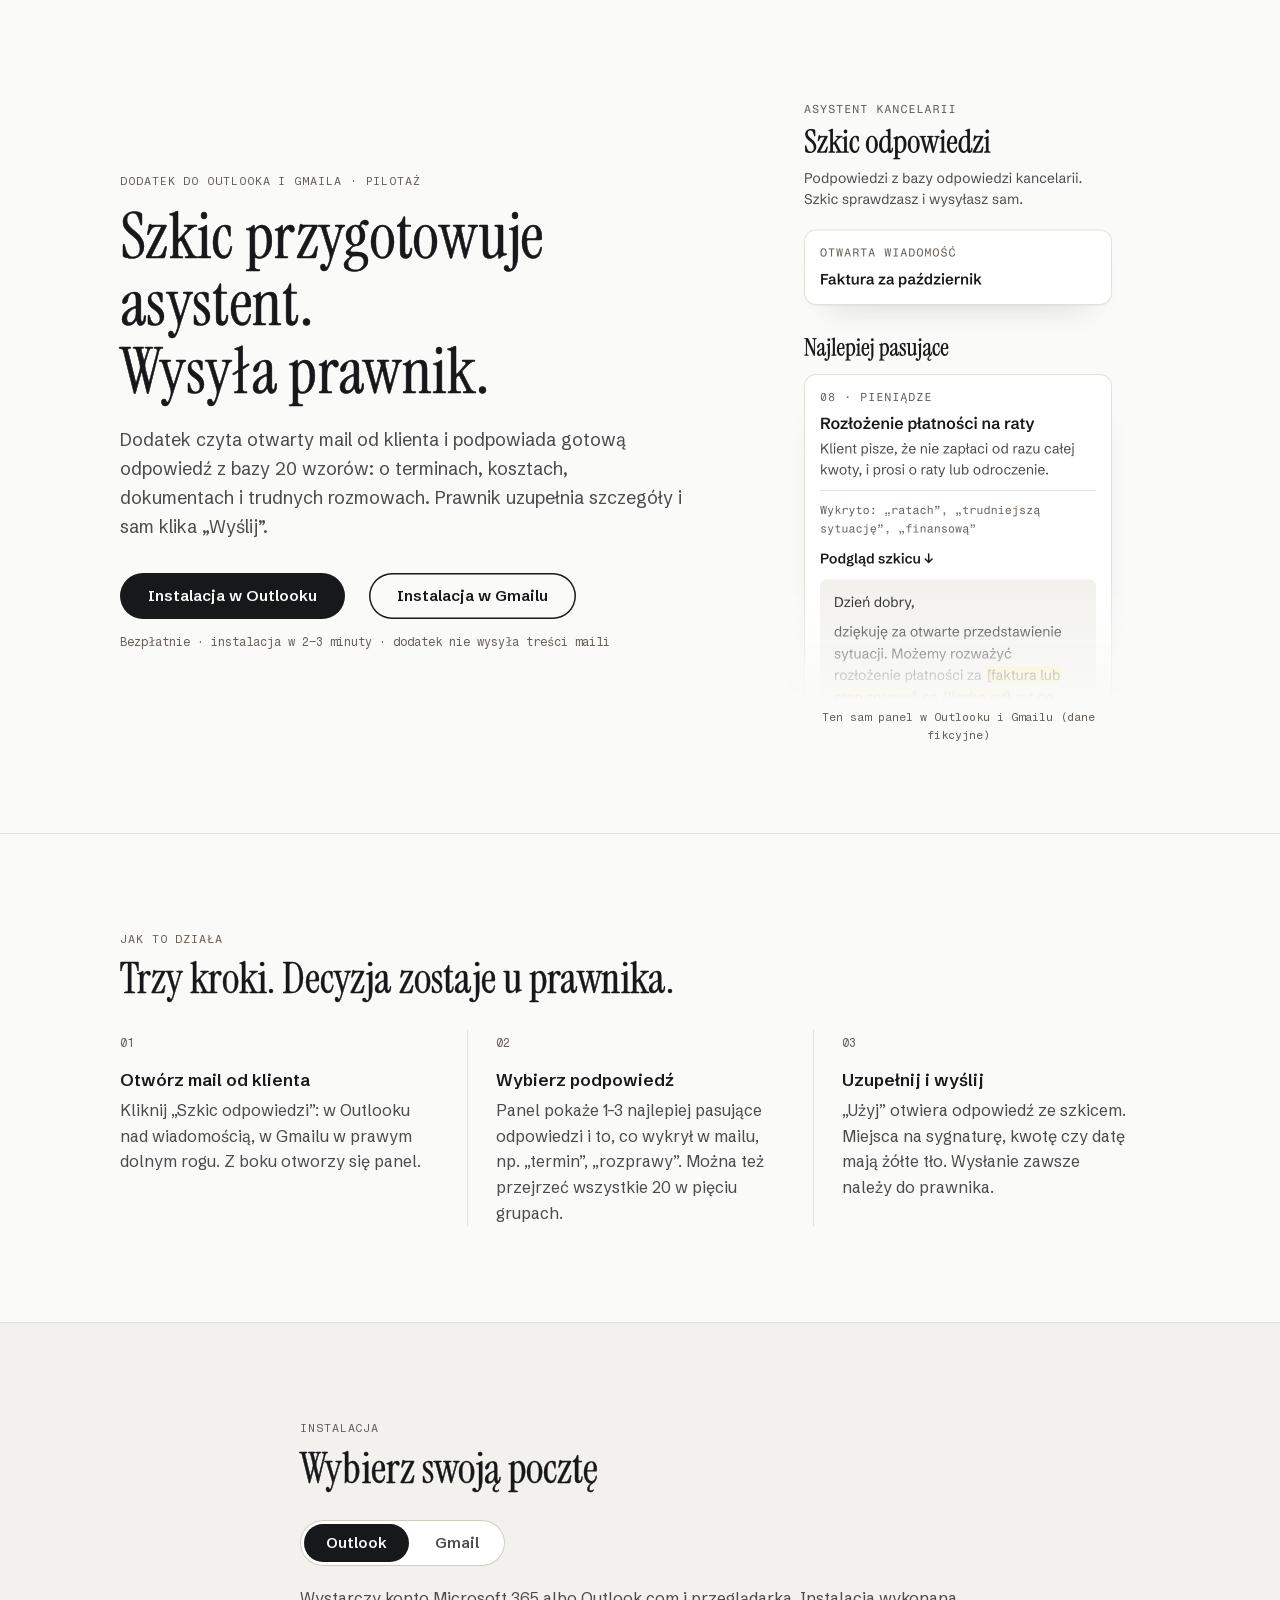
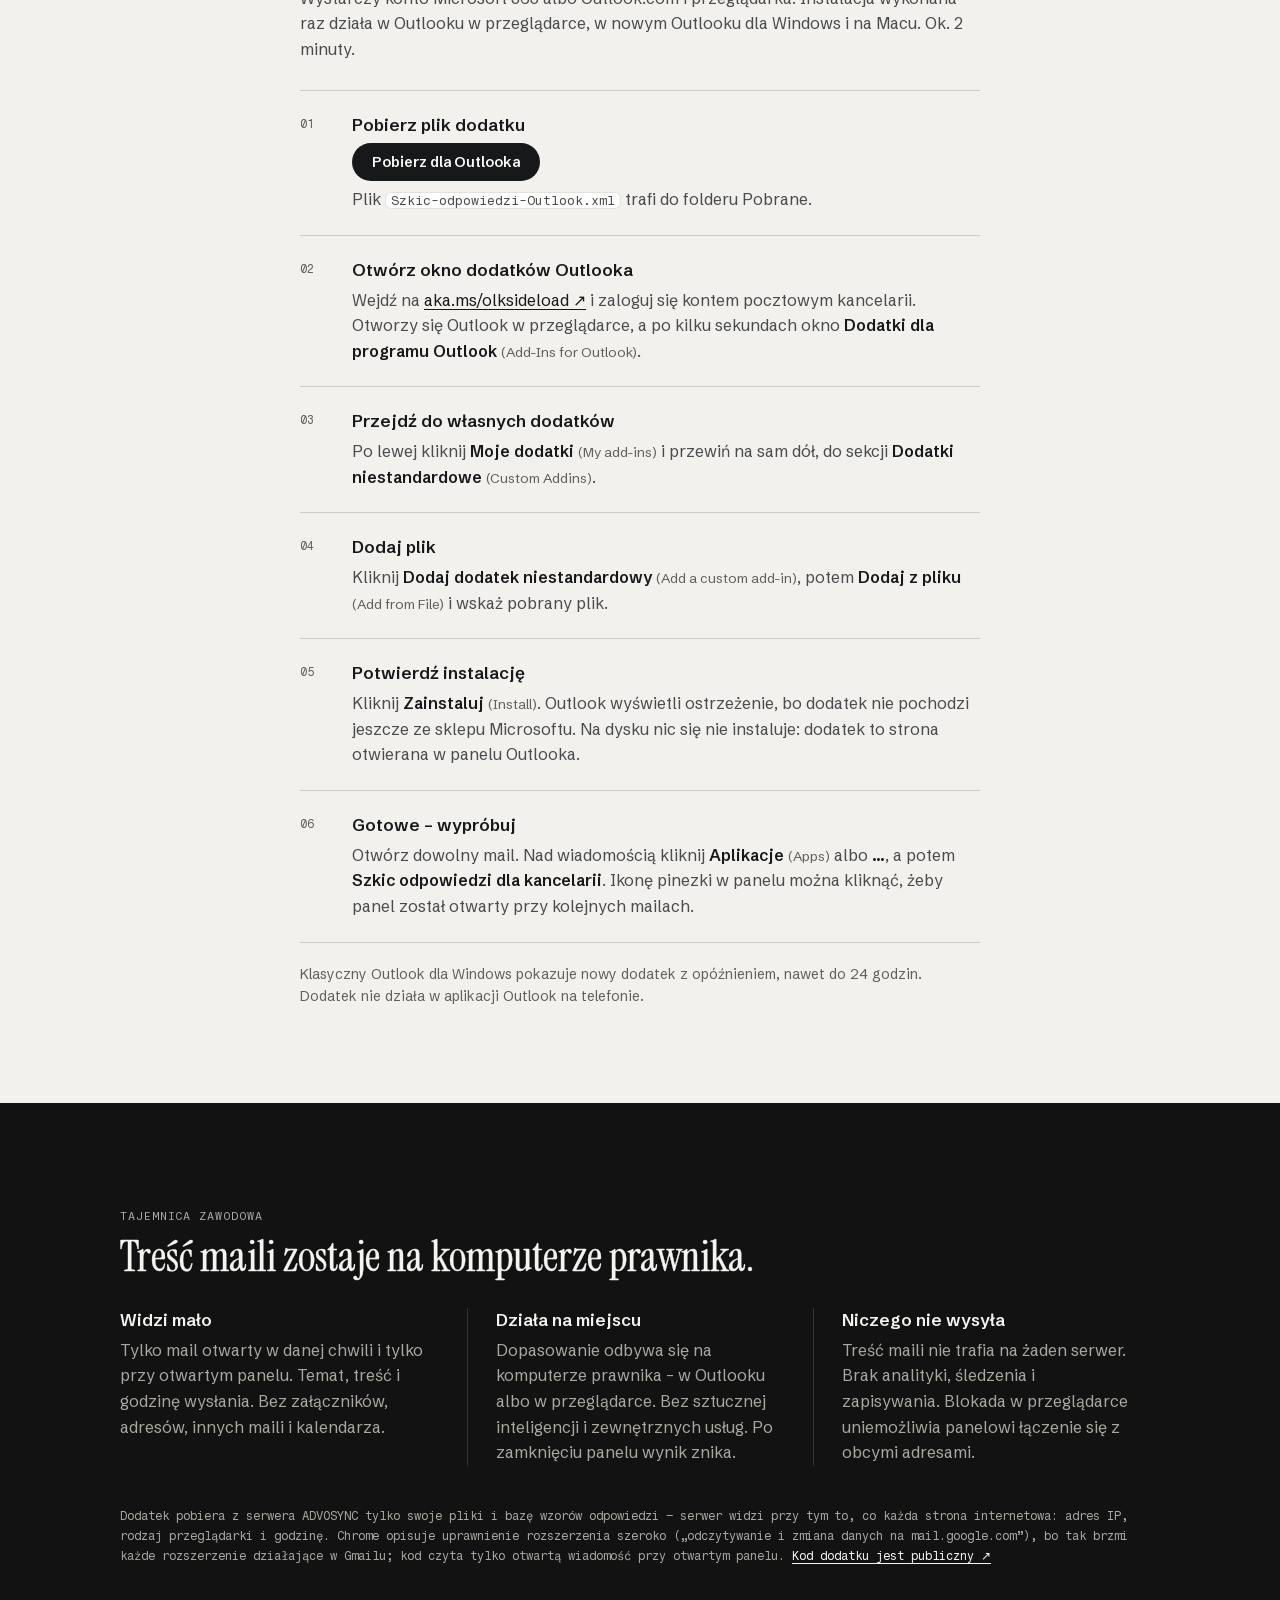
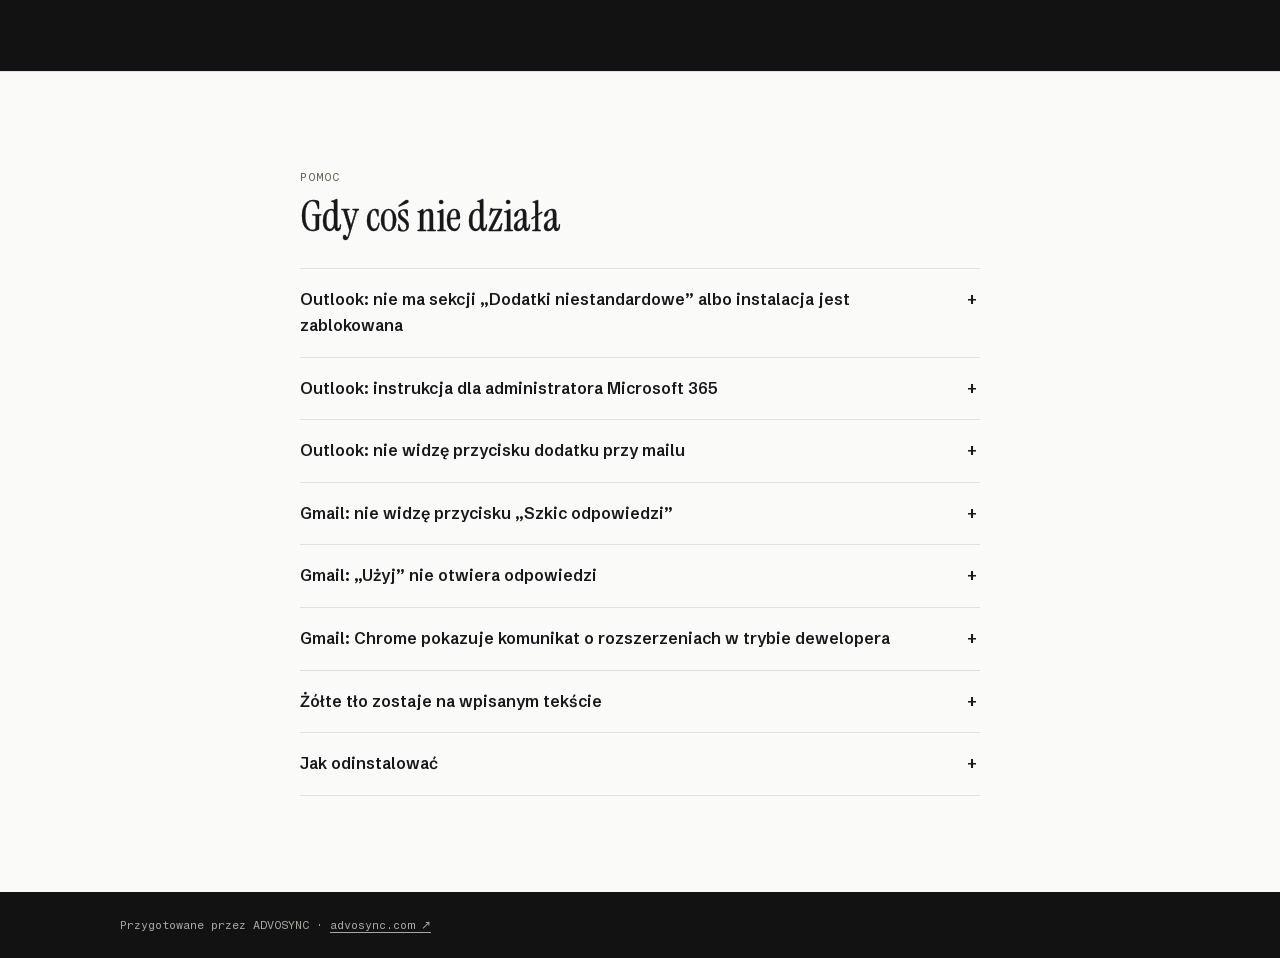
<file: index.html>
<!doctype html>
<html lang="pl">
<head>
  <meta charset="utf-8">
  <meta name="viewport" content="width=device-width, initial-scale=1">
  <meta name="referrer" content="no-referrer">
  <meta name="description" content="Szkic odpowiedzi dla kancelarii – dodatek do Outlooka i Gmaila, który podpowiada szkic odpowiedzi na mail od klienta. Dodatek nie wysyła treści maili, a wysyła zawsze prawnik.">
  <title>Szkic odpowiedzi dla kancelarii · Outlook i Gmail</title>
  <link rel="icon" href="assets/icon-32.png">
  <link rel="stylesheet" href="taskpane.css">
  <link rel="stylesheet" href="strona.css">
  <script src="strona.js" defer></script>
</head>
<body class="strona">

  <header class="hero">
    <div class="kontener hero-siatka">
      <div class="hero-tekst">
        <p class="eyebrow">Dodatek do Outlooka i Gmaila · pilotaż</p>
        <h1 class="naglowek">Szkic przygotowuje asystent. Wysyła prawnik.</h1>
        <p class="wstep">Dodatek czyta otwarty mail od klienta i podpowiada gotową odpowiedź z bazy 20 wzorów: o terminach, kosztach, dokumentach i trudnych rozmowach. Prawnik uzupełnia szczegóły i sam klika „Wyślij”.</p>
        <div class="cta">
          <a class="btn btn-duzy" href="#instalacja" data-pokaz="outlook">Instalacja w Outlooku</a>
          <a class="btn btn-duzy btn-obrys" href="#instalacja" data-pokaz="gmail">Instalacja w Gmailu</a>
        </div>
        <p class="uspokojenie">Bezpłatnie · instalacja w 2–3 minuty · dodatek nie wysyła treści maili</p>
      </div>
      <figure class="hero-obraz">
        <img src="assets/panel-przyklad.png" width="340" height="800" alt="Panel dodatku przy mailu o fakturze: podpowiada odpowiedź „Rozłożenie płatności na raty” ze szkicem, w którym pola do uzupełnienia mają żółte tło.">
        <figcaption>Ten sam panel w Outlooku i Gmailu (dane fikcyjne)</figcaption>
      </figure>
    </div>
  </header>

  <main>
    <section class="sekcja-strony">
      <div class="kontener">
        <p class="eyebrow">Jak to działa</p>
        <h2 class="naglowek-2">Trzy kroki. Decyzja zostaje u prawnika.</h2>
        <ol class="kroki-3">
          <li><span class="nr">01</span><div><h3>Otwórz mail od klienta</h3><p>Kliknij „Szkic odpowiedzi”: w Outlooku nad wiadomością, w Gmailu w prawym dolnym rogu. Z boku otworzy się panel.</p></div></li>
          <li><span class="nr">02</span><div><h3>Wybierz podpowiedź</h3><p>Panel pokaże 1–3 najlepiej pasujące odpowiedzi i to, co wykrył w mailu, np. „termin”, „rozprawy”. Można też przejrzeć wszystkie 20 w pięciu grupach.</p></div></li>
          <li><span class="nr">03</span><div><h3>Uzupełnij i wyślij</h3><p>„Użyj” otwiera odpowiedź ze szkicem. Miejsca na sygnaturę, kwotę czy datę mają żółte tło. Wysłanie zawsze należy do prawnika.</p></div></li>
        </ol>
      </div>
    </section>

    <section id="instalacja" class="sekcja-strony sekcja-druga">
      <div class="kontener waski">
        <p class="eyebrow">Instalacja</p>
        <h2 class="naglowek-2">Wybierz swoją pocztę</h2>

        <div class="zakladki" role="tablist" aria-label="Program pocztowy">
          <button class="zakladka" type="button" role="tab" id="karta-outlook" aria-controls="outlook" data-karta="outlook" aria-selected="true">Outlook</button>
          <button class="zakladka" type="button" role="tab" id="karta-gmail" aria-controls="gmail" data-karta="gmail" aria-selected="false">Gmail</button>
        </div>

        <!-- ===== OUTLOOK ===== -->
        <div id="outlook" class="karta-instalacji" role="tabpanel" aria-labelledby="karta-outlook">
          <p class="sekcja-wstep">Wystarczy konto Microsoft 365 albo Outlook.com i przeglądarka. Instalacja wykonana raz działa w Outlooku w przeglądarce, w nowym Outlooku dla Windows i na Macu. Ok. 2 minuty.</p>
          <ol class="instrukcja">
            <li>
              <h3>Pobierz plik dodatku</h3>
              <p><a class="btn" href="manifest.xml" download="Szkic-odpowiedzi-Outlook.xml">Pobierz dla Outlooka</a></p>
              <p>Plik <code>Szkic-odpowiedzi-Outlook.xml</code> trafi do folderu Pobrane.</p>
            </li>
            <li>
              <h3>Otwórz okno dodatków Outlooka</h3>
              <p>Wejdź na <a href="https://aka.ms/olksideload" target="_blank" rel="noopener noreferrer">aka.ms/olksideload&nbsp;↗</a> i zaloguj się kontem pocztowym kancelarii. Otworzy się Outlook w przeglądarce, a po kilku sekundach okno <strong>Dodatki dla programu Outlook</strong> <span class="en">(Add-Ins for Outlook)</span>.</p>
            </li>
            <li>
              <h3>Przejdź do własnych dodatków</h3>
              <p>Po lewej kliknij <strong>Moje dodatki</strong> <span class="en">(My add-ins)</span> i przewiń na sam dół, do sekcji <strong>Dodatki niestandardowe</strong> <span class="en">(Custom Addins)</span>.</p>
            </li>
            <li>
              <h3>Dodaj plik</h3>
              <p>Kliknij <strong>Dodaj dodatek niestandardowy</strong> <span class="en">(Add a custom add-in)</span>, potem <strong>Dodaj z pliku</strong> <span class="en">(Add from File)</span> i wskaż pobrany plik.</p>
            </li>
            <li>
              <h3>Potwierdź instalację</h3>
              <p>Kliknij <strong>Zainstaluj</strong> <span class="en">(Install)</span>. Outlook wyświetli ostrzeżenie, bo dodatek nie pochodzi jeszcze ze sklepu Microsoftu. Na dysku nic się nie instaluje: dodatek to strona otwierana w panelu Outlooka.</p>
            </li>
            <li>
              <h3>Gotowe – wypróbuj</h3>
              <p>Otwórz dowolny mail. Nad wiadomością kliknij <strong>Aplikacje</strong> <span class="en">(Apps)</span> albo <strong>…</strong>, a potem <strong>Szkic odpowiedzi dla kancelarii</strong>. Ikonę pinezki w panelu można kliknąć, żeby panel został otwarty przy kolejnych mailach.</p>
            </li>
          </ol>
          <p class="przypis">Klasyczny Outlook dla Windows pokazuje nowy dodatek z opóźnieniem, nawet do 24 godzin. Dodatek nie działa w aplikacji Outlook na telefonie.</p>
        </div>

        <!-- ===== GMAIL ===== -->
        <div id="gmail" class="karta-instalacji" role="tabpanel" aria-labelledby="karta-gmail">
          <p class="sekcja-wstep">W Gmailu dodatek działa jako rozszerzenie przeglądarki Google Chrome (także Microsoft Edge) na komputerze. Do czasu publikacji w sklepie Chrome instaluje się je z pliku. Ok. 3 minuty.</p>
          <ol class="instrukcja">
            <li>
              <h3>Pobierz rozszerzenie</h3>
              <p><a class="btn" href="gmail/szkic-odpowiedzi-gmail.zip" download>Pobierz dla Gmaila</a></p>
              <p>Plik <code>szkic-odpowiedzi-gmail.zip</code> trafi do folderu Pobrane.</p>
            </li>
            <li>
              <h3>Rozpakuj i odłóż folder</h3>
              <p>Na Macu kliknij plik dwukrotnie. W Windows kliknij go prawym przyciskiem i wybierz <strong>Wyodrębnij wszystkie</strong>. Powstały folder <code>szkic-odpowiedzi-gmail-…</code> przenieś w stałe miejsce, np. do Dokumentów – Chrome będzie z niego korzystać, więc nie usuwaj go.</p>
            </li>
            <li>
              <h3>Otwórz listę rozszerzeń</h3>
              <p>W Chrome wpisz w pasku adresu <code>chrome://extensions</code> i naciśnij Enter. W Edge: <code>edge://extensions</code>.</p>
            </li>
            <li>
              <h3>Włącz tryb dewelopera</h3>
              <p>Włącz przełącznik <strong>Tryb dewelopera</strong> <span class="en">(Developer mode)</span> w prawym górnym rogu (w Edge – po lewej stronie). Jest potrzebny tylko do instalacji z pliku.</p>
            </li>
            <li>
              <h3>Załaduj rozszerzenie</h3>
              <p>Kliknij <strong>Załaduj rozpakowane</strong> <span class="en">(Load unpacked)</span> i wskaż folder z kroku 2. Na liście pojawi się <strong>Szkic odpowiedzi dla kancelarii</strong>.</p>
            </li>
            <li>
              <h3>Gotowe – wypróbuj</h3>
              <p>Odśwież kartę z Gmailem i otwórz dowolny mail. W prawym dolnym rogu pojawi się przycisk <strong>Szkic odpowiedzi</strong>. Panel zamyka się przyciskiem <strong>Zamknij</strong> u góry.</p>
            </li>
          </ol>
          <p class="przypis">Działa w Gmailu w przeglądarce Chrome lub Edge na komputerze, nie w aplikacji Gmail na telefonie. Po publikacji w Chrome Web Store instalacja będzie jednym kliknięciem.</p>
        </div>
      </div>
    </section>

    <section class="pas-ciemny">
      <div class="kontener">
        <p class="eyebrow">Tajemnica zawodowa</p>
        <h2 class="naglowek-2">Treść maili zostaje na komputerze prawnika.</h2>
        <ul class="kolumny">
          <li><h3>Widzi mało</h3><p>Tylko mail otwarty w danej chwili i tylko przy otwartym panelu. Temat, treść i godzinę wysłania. Bez załączników, adresów, innych maili i kalendarza.</p></li>
          <li><h3>Działa na miejscu</h3><p>Dopasowanie odbywa się na komputerze prawnika – w Outlooku albo w przeglądarce. Bez sztucznej inteligencji i zewnętrznych usług. Po zamknięciu panelu wynik znika.</p></li>
          <li><h3>Niczego nie wysyła</h3><p>Treść maili nie trafia na żaden serwer. Brak analityki, śledzenia i zapisywania. Blokada w przeglądarce uniemożliwia panelowi łączenie się z obcymi adresami.</p></li>
        </ul>
        <p class="przypis-ciemny">Dodatek pobiera z serwera ADVOSYNC tylko swoje pliki i bazę wzorów odpowiedzi – serwer widzi przy tym to, co każda strona internetowa: adres IP, rodzaj przeglądarki i godzinę. Chrome opisuje uprawnienie rozszerzenia szeroko („odczytywanie i zmiana danych na mail.google.com”), bo tak brzmi każde rozszerzenie działające w Gmailu; kod czyta tylko otwartą wiadomość przy otwartym panelu. <a href="https://github.com/ddziurzynski-advo/advosync-outlook-demo" target="_blank" rel="noopener noreferrer">Kod dodatku jest publiczny&nbsp;↗</a></p>
      </div>
    </section>

    <section class="sekcja-strony">
      <div class="kontener waski">
        <p class="eyebrow">Pomoc</p>
        <h2 class="naglowek-2">Gdy coś nie działa</h2>
        <div class="faq">
          <details>
            <summary>Outlook: nie ma sekcji „Dodatki niestandardowe” albo instalacja jest zablokowana</summary>
            <p>Administrator Microsoft 365 kancelarii wyłączył samodzielne instalowanie dodatków. Może zainstalować dodatek dla całej kancelarii – instrukcja poniżej – albo włączyć tę możliwość dla wybranych osób (rola „My Custom Apps” w Exchange).</p>
          </details>
          <details>
            <summary>Outlook: instrukcja dla administratora Microsoft 365</summary>
            <ol>
              <li>Pobierz plik dodatku: <a href="manifest.xml" download="Szkic-odpowiedzi-Outlook.xml">Szkic-odpowiedzi-Outlook.xml</a>.</li>
              <li>W <a href="https://admin.microsoft.com" target="_blank" rel="noopener noreferrer">centrum administracyjnym Microsoft 365&nbsp;↗</a> wybierz <strong>Settings → Integrated apps → Upload custom apps</strong>.</li>
              <li>Jako typ wybierz <strong>Office Add-in</strong> i wgraj plik manifestu.</li>
              <li>Wskaż użytkowników lub grupy i zatwierdź wdrożenie. Dodatek pojawi się u nich bez ostrzeżeń, zwykle w ciągu kilku godzin.</li>
            </ol>
          </details>
          <details>
            <summary>Outlook: nie widzę przycisku dodatku przy mailu</summary>
            <p>Przycisk pojawia się przy odebranej wiadomości, nie przy pisaniu nowej. Szukaj go pod <strong>Aplikacje</strong> <span class="en">(Apps)</span> albo <strong>…</strong> nad treścią maila. W Outlooku w przeglądarce pomaga odświeżenie strony.</p>
          </details>
          <details>
            <summary>Gmail: nie widzę przycisku „Szkic odpowiedzi”</summary>
            <p>Przycisk pojawia się tylko przy otwartej wiadomości. Odśwież kartę z Gmailem. Sprawdź też na <code>chrome://extensions</code>, czy rozszerzenie jest włączone i czy folder z kroku 2 nadal istnieje.</p>
          </details>
          <details>
            <summary>Gmail: „Użyj” nie otwiera odpowiedzi</summary>
            <p>Kliknij w Gmailu <strong>Odpowiedz</strong>, a potem jeszcze raz <strong>Użyj</strong> – szkic trafi do otwartego okna odpowiedzi. Gmail nie ma oficjalnego sposobu współpracy z rozszerzeniami, więc po zmianach wyglądu Gmaila rozszerzenie może wymagać aktualizacji.</p>
          </details>
          <details>
            <summary>Gmail: Chrome pokazuje komunikat o rozszerzeniach w trybie dewelopera</summary>
            <p>To standardowa informacja przy rozszerzeniach instalowanych z pliku. Można ją zamknąć i zostawić rozszerzenie włączone. Zniknie po instalacji z Chrome Web Store.</p>
          </details>
          <details>
            <summary>Żółte tło zostaje na wpisanym tekście</summary>
            <p>Tak działa edytor poczty: nowy tekst przejmuje wyróżnienie pola. Przed wysłaniem zaznacz tekst i w narzędziu koloru tła wybierz <strong>Brak koloru</strong> <span class="en">(No color)</span> – w Gmailu: ikona „A” na pasku formatowania → kolor tła → biały lub brak.</p>
          </details>
          <details>
            <summary>Jak odinstalować</summary>
            <p><strong>Outlook:</strong> wejdź na <a href="https://aka.ms/olksideload" target="_blank" rel="noopener noreferrer">aka.ms/olksideload&nbsp;↗</a>, wybierz <strong>Moje dodatki</strong>, przy dodatku kliknij <strong>…</strong> i <strong>Usuń</strong> <span class="en">(Remove)</span>. <strong>Gmail:</strong> na <code>chrome://extensions</code> przy rozszerzeniu kliknij <strong>Usuń</strong> <span class="en">(Remove)</span>, a potem skasuj folder.</p>
          </details>
        </div>
      </div>
    </section>
  </main>

  <footer class="stopka-strony">
    <div class="kontener">
      Przygotowane przez ADVOSYNC ·
      <a href="https://advosync.com" target="_blank" rel="noopener noreferrer">advosync.com&nbsp;↗</a>
    </div>
  </footer>
</body>
</html>
</file>
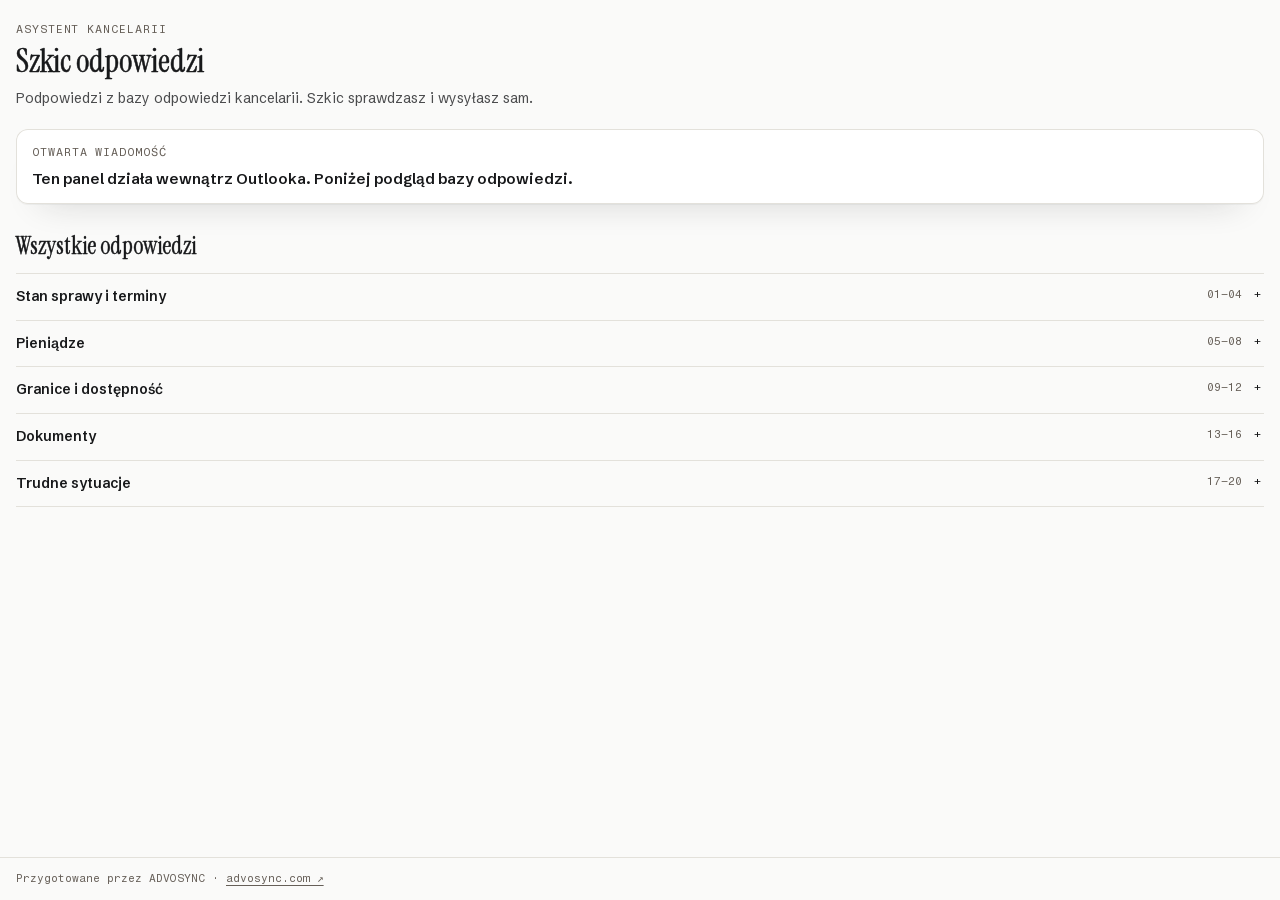
<file: taskpane.html>
<!doctype html>
<html lang="pl">
<head>
  <meta charset="utf-8">
  <meta name="viewport" content="width=device-width, initial-scale=1">
  <meta name="referrer" content="no-referrer">
  <!-- Blokada w przeglądarce: panel może pobierać dane tylko z własnego serwera (i biblioteki Microsoftu).
       Wysłanie czegokolwiek na inny adres zostałoby zablokowane, nawet przez pomyłkę w kodzie. -->
  <meta http-equiv="Content-Security-Policy" content="connect-src 'self' https://appsforoffice.microsoft.com; form-action 'none'; base-uri 'self'; object-src 'none'">
  <title>Szkic odpowiedzi dla kancelarii</title>
  <link rel="stylesheet" href="taskpane.css">
  <!-- Office.js: biblioteka Microsoftu, bez której żaden dodatek do Outlooka nie działa. Jedyny plik spoza naszego serwera. -->
  <script src="https://appsforoffice.microsoft.com/lib/1/hosted/office.js"></script>
  <script src="dopasowanie.js" defer></script>
  <script src="panel.js" defer></script>
  <script src="taskpane.js" defer></script>
</head>
<body>
  <main class="panel">
    <header class="panel-head">
      <p class="eyebrow">Asystent kancelarii</p>
      <h1 class="title">Szkic odpowiedzi</h1>
      <p class="lead">Podpowiedzi z bazy odpowiedzi kancelarii. Szkic sprawdzasz i wysyłasz sam.</p>
    </header>

    <section class="card mail" aria-live="polite">
      <p class="eyebrow">Otwarta wiadomość</p>
      <p id="temat" class="subject">Ładowanie…</p>
    </section>

    <section id="propozycje" class="sekcja" hidden aria-live="polite">
      <h2 class="sekcja-tytul">Najlepiej pasujące</h2>
      <p id="brak" class="brak" hidden>Żadna odpowiedź z bazy nie pasuje wystarczająco do tej wiadomości. Wybierz ręcznie z listy poniżej.</p>
      <ol id="lista-propozycji" class="karty"></ol>
    </section>

    <section id="wszystkie" class="sekcja" hidden>
      <h2 class="sekcja-tytul">Wszystkie odpowiedzi</h2>
      <div id="grupy" class="grupy"></div>
    </section>
  </main>

  <footer class="foot">
    Przygotowane przez ADVOSYNC ·
    <a href="https://advosync.com" target="_blank" rel="noopener noreferrer">advosync.com&nbsp;↗</a>
  </footer>
</body>
</html>
</file>
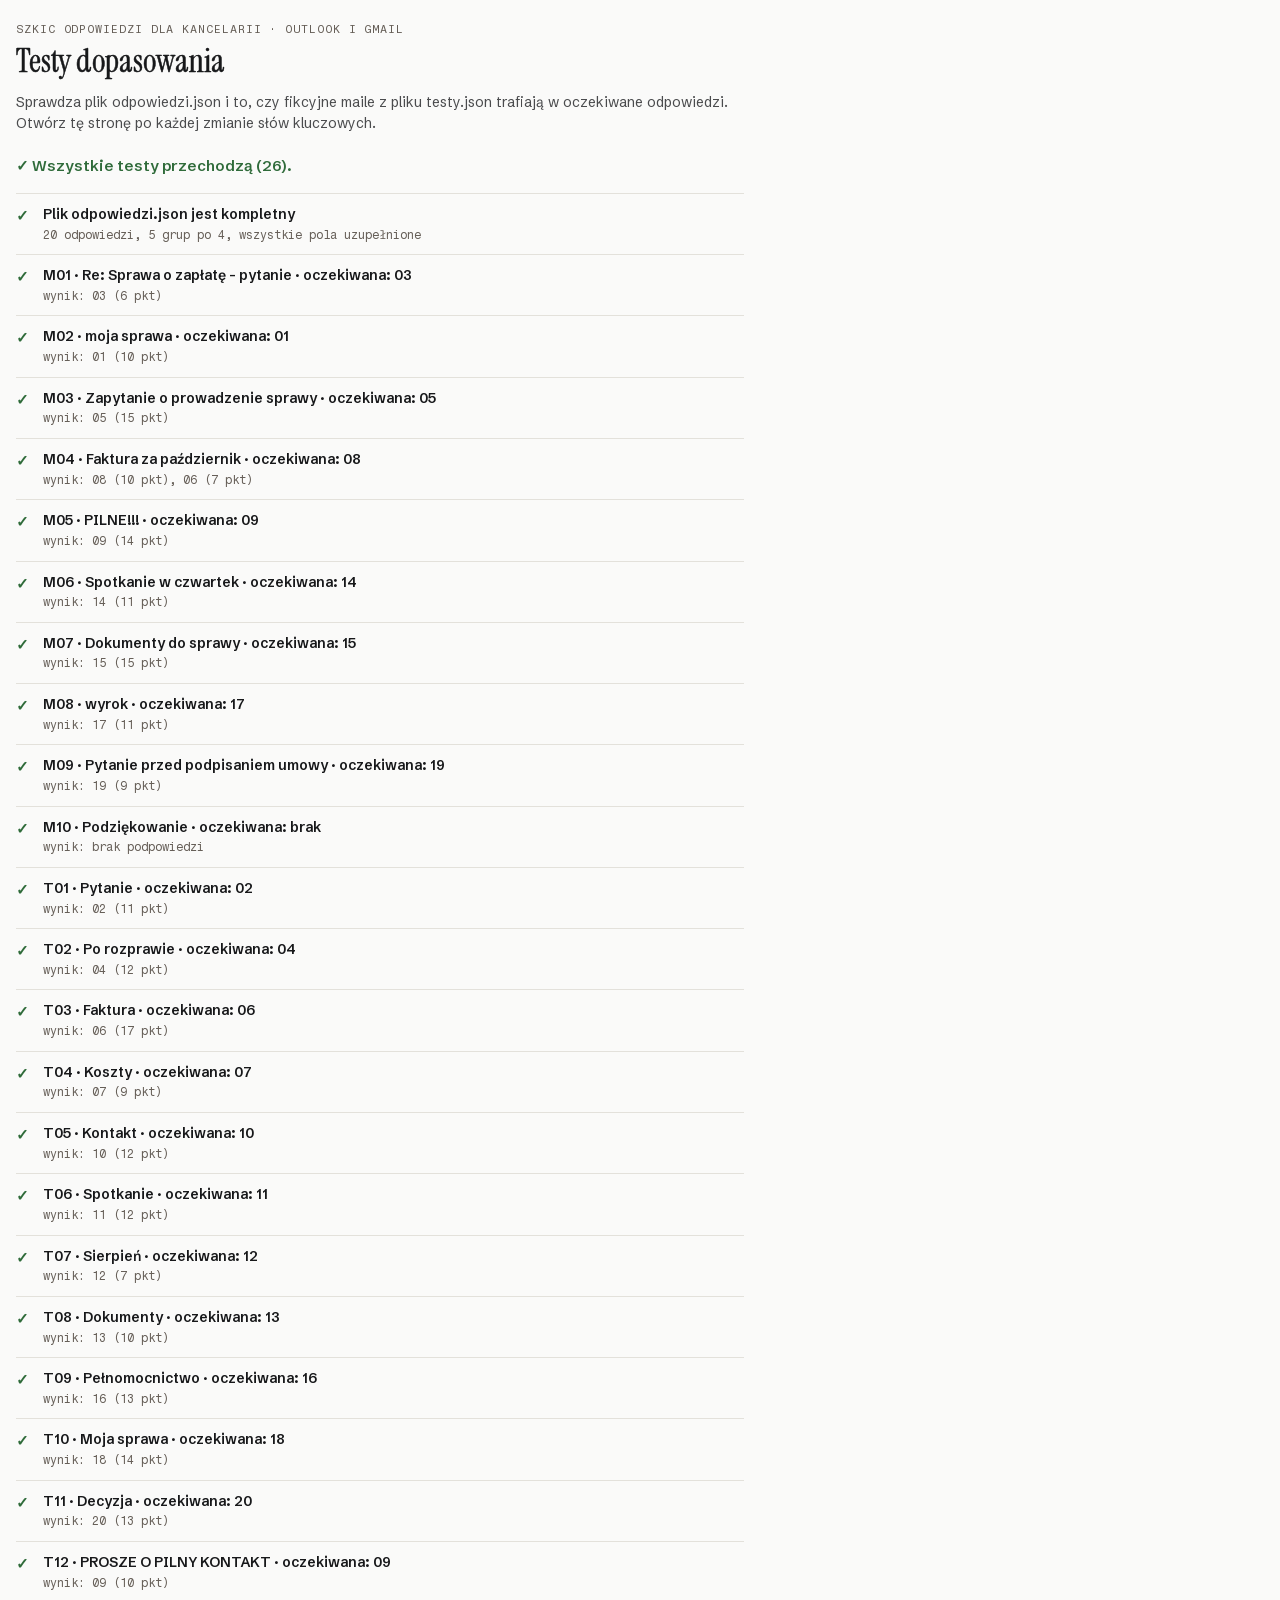
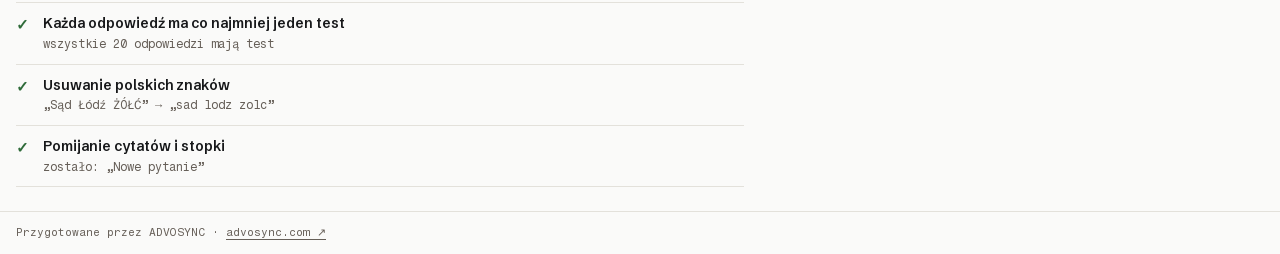
<file: testy.html>
<!doctype html>
<html lang="pl">
<head>
  <meta charset="utf-8">
  <meta name="viewport" content="width=device-width, initial-scale=1">
  <meta name="referrer" content="no-referrer">
  <title>ADVOSYNC · Testy dopasowania</title>
  <link rel="stylesheet" href="taskpane.css">
  <script src="dopasowanie.js" defer></script>
  <script src="testy.js" defer></script>
  <script src="testy-strona.js" defer></script>
</head>
<body>
  <main class="panel testy">
    <p class="eyebrow">Szkic odpowiedzi dla kancelarii · Outlook i Gmail</p>
    <h1 class="title">Testy dopasowania</h1>
    <p class="sytuacja">Sprawdza plik odpowiedzi.json i to, czy fikcyjne maile z pliku testy.json trafiają w oczekiwane odpowiedzi. Otwórz tę stronę po każdej zmianie słów kluczowych.</p>
    <p id="podsumowanie" class="podsumowanie" aria-live="polite">Uruchamiam testy…</p>
    <ol id="wyniki" class="wyniki"></ol>
  </main>
  <footer class="foot">
    Przygotowane przez ADVOSYNC ·
    <a href="https://advosync.com" target="_blank" rel="noopener noreferrer">advosync.com&nbsp;↗</a>
  </footer>
</body>
</html>
</file>
<file: taskpane.css>
/* Wygląd panelu wg ADVOSYNC Design System. Kolory zmieniasz w jednym miejscu: sekcja :root poniżej. */

@font-face { font-family: "Instrument Serif"; font-weight: 400; font-display: swap; src: url("fonts/InstrumentSerif-normal-latin-ext.woff2") format("woff2"); unicode-range: U+0100-02BA, U+02BD-02C5, U+02C7-02CC, U+02CE-02D7, U+02DD-02FF, U+0304, U+0308, U+0329, U+1D00-1DBF, U+1E00-1E9F, U+1EF2-1EFF, U+2020, U+20A0-20AB, U+20AD-20C0, U+2113, U+2C60-2C7F, U+A720-A7FF; }
@font-face { font-family: "Instrument Serif"; font-weight: 400; font-display: swap; src: url("fonts/InstrumentSerif-normal-latin.woff2") format("woff2"); unicode-range: U+0000-00FF, U+0131, U+0152-0153, U+02BB-02BC, U+02C6, U+02DA, U+02DC, U+0304, U+0308, U+0329, U+2000-206F, U+20AC, U+2122, U+2191, U+2193, U+2212, U+2215, U+FEFF, U+FFFD; }
@font-face { font-family: "Schibsted Grotesk"; font-weight: 400 700; font-display: swap; src: url("fonts/SchibstedGrotesk-normal-latin-ext.woff2") format("woff2"); unicode-range: U+0100-02BA, U+02BD-02C5, U+02C7-02CC, U+02CE-02D7, U+02DD-02FF, U+0304, U+0308, U+0329, U+1D00-1DBF, U+1E00-1E9F, U+1EF2-1EFF, U+2020, U+20A0-20AB, U+20AD-20C0, U+2113, U+2C60-2C7F, U+A720-A7FF; }
@font-face { font-family: "Schibsted Grotesk"; font-weight: 400 700; font-display: swap; src: url("fonts/SchibstedGrotesk-normal-latin.woff2") format("woff2"); unicode-range: U+0000-00FF, U+0131, U+0152-0153, U+02BB-02BC, U+02C6, U+02DA, U+02DC, U+0304, U+0308, U+0329, U+2000-206F, U+20AC, U+2122, U+2191, U+2193, U+2212, U+2215, U+FEFF, U+FFFD; }
@font-face { font-family: "Fragment Mono"; font-weight: 400; font-display: swap; src: url("fonts/FragmentMono-normal-latin-ext.woff2") format("woff2"); unicode-range: U+0100-02BA, U+02BD-02C5, U+02C7-02CC, U+02CE-02D7, U+02DD-02FF, U+0304, U+0308, U+0329, U+1D00-1DBF, U+1E00-1E9F, U+1EF2-1EFF, U+2020, U+20A0-20AB, U+20AD-20C0, U+2113, U+2C60-2C7F, U+A720-A7FF; }
@font-face { font-family: "Fragment Mono"; font-weight: 400; font-display: swap; src: url("fonts/FragmentMono-normal-latin.woff2") format("woff2"); unicode-range: U+0000-00FF, U+0131, U+0152-0153, U+02BB-02BC, U+02C6, U+02DA, U+02DC, U+0304, U+0308, U+0329, U+2000-206F, U+20AC, U+2122, U+2191, U+2193, U+2212, U+2215, U+FEFF, U+FFFD; }

:root {
  --font-serif: "Instrument Serif", ui-serif, Georgia, "Times New Roman", serif;
  --font-sans: "Schibsted Grotesk", -apple-system, BlinkMacSystemFont, "Segoe UI", sans-serif;
  --font-mono: "Fragment Mono", ui-monospace, "SF Mono", Menlo, Consolas, monospace;

  /* Jasny motyw (domyślny) */
  --bg: #FAFAF9;        /* paper */
  --bg-2: #F2F1EE;      /* paper-2 */
  --card: #FFFFFF;
  --text: #17181A;      /* ink */
  --text-2: #4A4B4D;    /* ink-2 */
  --caption: #665F58;   /* ink-3 */
  --line: #E3E1DB;
  --line-strong: #CFCCC4;
  --shadow: inset 0 0 0 1px var(--line), 0 20px 36px -26px rgba(23,24,26,0.24), 0 1px 0 0 rgba(23,24,26,0.04);
}

/* Ciemny motyw: gdy Outlook ma ciemne tło (data-theme ustawia taskpane.js) albo system jest w trybie ciemnym. */
:root[data-theme="dark"] {
  --bg: #121212; --bg-2: #1C1C1C; --card: #1C1C1C;
  --text: #F5F4F1; --text-2: #D3D1CB; --caption: #A9A7A0;
  --line: #333331; --line-strong: #4A4A47;
  --shadow: inset 0 0 0 1px var(--line);
}
@media (prefers-color-scheme: dark) {
  :root:not([data-theme="light"]) {
    --bg: #121212; --bg-2: #1C1C1C; --card: #1C1C1C;
    --text: #F5F4F1; --text-2: #D3D1CB; --caption: #A9A7A0;
    --line: #333331; --line-strong: #4A4A47;
    --shadow: inset 0 0 0 1px var(--line);
  }
}

* { box-sizing: border-box; }
html, body { margin: 0; min-height: 100%; }
body {
  display: flex; flex-direction: column; min-height: 100vh;
  background: var(--bg); color: var(--text);
  font-family: var(--font-sans); font-size: 15px; line-height: 1.55;
  -webkit-font-smoothing: antialiased;
}
a { color: var(--text); text-underline-offset: 3px; }
:focus-visible { outline: 2px solid var(--text); outline-offset: 3px; }

.panel { flex: 1; padding: 20px 16px 24px; }
.panel-head { margin-bottom: 20px; }

.eyebrow {
  margin: 0 0 6px;
  font-family: var(--font-mono); font-size: 11.5px; line-height: 1.6; letter-spacing: 0.08em;
  text-transform: uppercase; color: var(--caption);
}
.title {
  margin: 0;
  font-family: var(--font-serif); font-weight: 400; font-size: 32px; line-height: 1.1;
  -webkit-text-stroke: 0.5px currentColor;
}

/* Gmail: górny wiersz z przyciskiem zamknięcia panelu */
.panel-gora { display: flex; justify-content: space-between; align-items: baseline; gap: 8px; }
.zamknij {
  appearance: none; border: 0; background: none; cursor: pointer; padding: 2px 0;
  font-family: var(--font-mono); font-size: 11.5px; letter-spacing: 0.08em; text-transform: uppercase; color: var(--caption);
}
.zamknij:hover { color: var(--text); }

.lead { margin: 8px 0 0; font-size: 14px; line-height: 1.5; color: var(--text-2); text-wrap: pretty; }

.card { background: var(--card); border-radius: 12px; box-shadow: var(--shadow); padding: 14px 16px; }
.subject { margin: 0; font-weight: 600; overflow-wrap: anywhere; }

/* Sekcje i karty odpowiedzi */
.sekcja { margin-top: 28px; }
.sekcja-tytul {
  margin: 0 0 12px;
  font-family: var(--font-serif); font-weight: 400; font-size: 24px; line-height: 1.2;
  -webkit-text-stroke: 0.4px currentColor;
}
.brak { margin: 0 0 12px; color: var(--text-2); }
.karty { list-style: none; margin: 0; padding: 0; display: grid; gap: 12px; }
.karta { background: var(--card); border-radius: 12px; box-shadow: var(--shadow); padding: 14px 16px; }
.karta-tytul { margin: 0 0 4px; font-size: 16px; line-height: 1.35; font-weight: 600; }
.sytuacja { margin: 0; font-size: 14px; line-height: 1.5; color: var(--text-2); }
.wykryto {
  margin: 10px 0 0; padding-top: 10px; border-top: 1px solid var(--line);
  font-family: var(--font-mono); font-size: 11.5px; line-height: 1.6; color: var(--caption);
}

.podglad { margin-top: 10px; }
.podglad summary, .grupa summary {
  cursor: pointer; list-style: none;
  font-weight: 600; font-size: 14px;
}
.podglad summary::-webkit-details-marker, .grupa summary::-webkit-details-marker { display: none; }
.podglad summary::after { content: " →"; }
.podglad[open] summary::after { content: " ↓"; }
.szkic {
  margin-top: 10px; padding: 12px 14px; border-radius: 6px;
  background: var(--bg-2); font-size: 14px; line-height: 1.55;
}
.szkic p { margin: 0 0 8px; }
.szkic p:last-child { margin-bottom: 0; }
.pole { background: #FCEFA1; color: #17181A; padding: 0 2px; border-radius: 2px; }
.status {
  margin: 8px 0 0;
  font-family: var(--font-mono); font-size: 11px; line-height: 1.6; letter-spacing: 0.04em;
  text-transform: uppercase; color: var(--caption);
}

/* Przycisk „Użyj” – pigułka jak w design systemie; w ciemnym motywie odwrócona. */
.akcje { margin-top: 12px; }
.btn {
  appearance: none; border: 0; cursor: pointer;
  padding: 8px 20px; border-radius: 999px;
  background: var(--text); color: var(--bg);
  font-family: var(--font-sans); font-size: 14.5px; font-weight: 600; line-height: 22px;
  transition: opacity 160ms cubic-bezier(0.2, 0, 0, 1);
}
.btn:hover { opacity: 0.86; }
.info { margin: 8px 0 0; font-size: 13px; line-height: 1.5; color: var(--text-2); }
.info:empty { display: none; }

/* Lista wszystkich odpowiedzi w grupach */
.grupy { border-top: 1px solid var(--line); }
.grupa { border-bottom: 1px solid var(--line); }
.grupa summary { display: flex; justify-content: space-between; gap: 8px; padding: 12px 0; }
.grupa-numery { font-family: var(--font-mono); font-weight: 400; font-size: 11.5px; color: var(--caption); white-space: nowrap; }
.grupa-numery::after { content: "+"; display: inline-block; width: 1.2em; margin-left: 8px; text-align: center; color: var(--text); }
.grupa[open] .grupa-numery::after { content: "−"; }
.grupa summary:hover .grupa-nazwa { text-decoration: underline; text-underline-offset: 3px; }
.grupa[open] summary { padding-bottom: 8px; }
.grupa .karty { padding-bottom: 14px; }

/* Strona testów */
.testy { max-width: 760px; }
.testy .sytuacja { margin: 12px 0 20px; }
.podsumowanie { font-weight: 600; margin: 0 0 16px; }
.wyniki { list-style: none; margin: 0; padding: 0; border-top: 1px solid var(--line); }
.wynik { display: flex; gap: 12px; padding: 10px 0; border-bottom: 1px solid var(--line); }
.wynik p { margin: 0; }
.wynik-znak { font-weight: 700; width: 1em; flex: none; }
.wynik-nazwa { font-weight: 600; font-size: 14px; }
.wynik-szczegoly { font-family: var(--font-mono); font-size: 12px; color: var(--caption); }
.wynik-ok .wynik-znak, .podsumowanie.wynik-ok { color: #2F6B3A; }
.wynik-blad .wynik-znak, .podsumowanie.wynik-blad { color: #9A3B34; }
:root[data-theme="dark"] .wynik-ok .wynik-znak, :root[data-theme="dark"] .podsumowanie.wynik-ok { color: #7FC48C; }
:root[data-theme="dark"] .wynik-blad .wynik-znak, :root[data-theme="dark"] .podsumowanie.wynik-blad { color: #E27A70; }
@media (prefers-color-scheme: dark) {
  :root:not([data-theme="light"]) .wynik-ok .wynik-znak, :root:not([data-theme="light"]) .podsumowanie.wynik-ok { color: #7FC48C; }
  :root:not([data-theme="light"]) .wynik-blad .wynik-znak, :root:not([data-theme="light"]) .podsumowanie.wynik-blad { color: #E27A70; }
}

.foot {
  padding: 12px 16px; border-top: 1px solid var(--line);
  font-family: var(--font-mono); font-size: 11px; line-height: 1.6; color: var(--caption);
}
.foot a { color: var(--caption); }
</file>
<file: strona.css>
/* Strona instalacji (index.html). Kolory, fonty i przyciski pochodzą z taskpane.css. */

body.strona { display: block; font-size: 16px; line-height: 1.6; }
.strona a.btn { display: inline-block; text-decoration: none; }

.kontener { max-width: 1120px; margin: 0 auto; padding: 0 16px; }
.waski { max-width: 760px; }
@media (min-width: 620px) { .kontener { padding: 0 40px; } }

/* Nagłówek strony */
.hero { padding: 48px 0 56px; }
.hero-siatka { display: grid; gap: 48px; align-items: center; }
@media (min-width: 900px) {
  .hero { padding: 80px 0 88px; }
  .hero-siatka { grid-template-columns: 7fr 5fr; gap: 72px; }
}
.naglowek {
  margin: 12px 0 20px;
  font-family: var(--font-serif); font-weight: 400;
  font-size: clamp(40px, 7vw, 64px); line-height: 1.06; letter-spacing: 0.005em;
  -webkit-text-stroke: 0.5px currentColor; text-wrap: balance;
}
.wstep { margin: 0; max-width: 34em; font-size: 18px; line-height: 1.6; color: var(--text-2); text-wrap: pretty; }
.cta { display: flex; flex-wrap: wrap; align-items: center; gap: 16px 24px; margin: 32px 0 14px; }
.btn-duzy { padding: 12px 28px; font-size: 15.5px; }
.btn-obrys { background: transparent; color: var(--text); box-shadow: inset 0 0 0 1.5px var(--text); }
.btn-obrys:hover { opacity: 1; background: var(--card); }

/* Zakładki Outlook / Gmail */
.zakladki {
  display: inline-flex; gap: 4px; padding: 4px; margin: 0 0 28px;
  border-radius: 999px; background: var(--card); box-shadow: inset 0 0 0 1px var(--line-strong);
}
.zakladka {
  appearance: none; border: 0; cursor: pointer; padding: 8px 22px; border-radius: 999px;
  background: transparent; color: var(--text-2);
  font-family: var(--font-sans); font-size: 15px; font-weight: 600; line-height: 22px;
}
.zakladka[aria-selected="true"] { background: var(--text); color: var(--bg); }
.karta-instalacji + .karta-instalacji:not([hidden]) { margin-top: 48px; }

.link-strzalka { font-weight: 600; text-underline-offset: 4px; }
.link-strzalka:hover { text-underline-offset: 6px; }
.uspokojenie { margin: 0; font-family: var(--font-mono); font-size: 12px; line-height: 1.6; color: var(--caption); }

.hero-obraz { margin: 0; justify-self: center; width: 100%; max-width: 340px; }
.hero-obraz img {
  display: block; width: 100%; height: auto; border-radius: 16px;
  aspect-ratio: 340 / 620; object-fit: cover; object-position: top;
  box-shadow: var(--shadow), 0 40px 60px -40px rgba(23, 24, 26, 0.35);
  -webkit-mask-image: linear-gradient(to bottom, #000 82%, transparent);
  mask-image: linear-gradient(to bottom, #000 82%, transparent);
}
.hero-obraz figcaption { margin-top: 8px; text-align: center; font-family: var(--font-mono); font-size: 11.5px; color: var(--caption); }

/* Sekcje */
.sekcja-strony { padding: 64px 0; border-top: 1px solid var(--line); }
@media (min-width: 900px) { .sekcja-strony { padding: 96px 0; } }
.sekcja-druga { background: var(--bg-2); }
.naglowek-2 {
  margin: 8px 0 28px;
  font-family: var(--font-serif); font-weight: 400;
  font-size: clamp(30px, 5vw, 42px); line-height: 1.1;
  -webkit-text-stroke: 0.4px currentColor; text-wrap: balance;
}
.sekcja-wstep { margin: -8px 0 28px; color: var(--text-2); }
.strona h3 { margin: 0 0 6px; font-size: 17px; line-height: 1.4; font-weight: 600; }

/* Jak to działa: trzy kolumny z pionowymi liniami */
.kroki-3 { list-style: none; margin: 0; padding: 0; display: grid; border-top: 1px solid var(--line); }
.kroki-3 li { display: flex; gap: 16px; padding: 24px 0; border-bottom: 1px solid var(--line); }
.kroki-3 p { margin: 0; color: var(--text-2); }
.nr { font-family: var(--font-mono); font-size: 12px; line-height: 26px; color: var(--caption); flex: none; }
@media (min-width: 820px) {
  .kroki-3 { grid-template-columns: repeat(3, 1fr); border-top: 0; }
  .kroki-3 li { flex-direction: column; gap: 12px; padding: 0 28px; border-bottom: 0; border-left: 1px solid var(--line); }
  .kroki-3 li:first-child { padding-left: 0; border-left: 0; }
}

/* Instrukcja instalacji: numerowane kroki rozdzielone liniami */
.instrukcja { list-style: none; margin: 0; padding: 0; counter-reset: krok; border-top: 1px solid var(--line-strong); }
.instrukcja li { counter-increment: krok; position: relative; padding: 22px 0 22px 52px; border-bottom: 1px solid var(--line-strong); }
.instrukcja li::before {
  content: counter(krok, decimal-leading-zero);
  position: absolute; left: 0; top: 24px;
  font-family: var(--font-mono); font-size: 12px; color: var(--caption);
}
.instrukcja p { margin: 6px 0 0; color: var(--text-2); }
.instrukcja strong { color: var(--text); font-weight: 600; }
.en { font-size: 13.5px; color: var(--caption); }
.strona code { font-family: var(--font-mono); font-size: 13px; padding: 1px 6px; border-radius: 6px; background: var(--card); box-shadow: inset 0 0 0 1px var(--line); }
.przypis { margin: 20px 0 0; font-size: 14px; color: var(--caption); }

/* Ciemny pas o danych */
.pas-ciemny { padding: 72px 0; background: #121212; color: #F5F4F1; }
@media (min-width: 900px) { .pas-ciemny { padding: 104px 0; } }
.pas-ciemny .eyebrow { color: #A9A7A0; }
.pas-ciemny a { color: #F5F4F1; }
.kolumny { list-style: none; margin: 0; padding: 0; display: grid; border-top: 1px solid #333331; }
.kolumny li { padding: 24px 0; border-bottom: 1px solid #333331; }
.kolumny p { margin: 0; color: #A9A7A0; }
@media (min-width: 820px) {
  .kolumny { grid-template-columns: repeat(3, 1fr); border-top: 0; }
  .kolumny li { padding: 0 28px; border-bottom: 0; border-left: 1px solid #333331; }
  .kolumny li:first-child { padding-left: 0; border-left: 0; }
}
.przypis-ciemny { margin: 40px 0 0; font-family: var(--font-mono); font-size: 12px; line-height: 1.7; color: #A9A7A0; }
@media (prefers-color-scheme: dark) {
  .pas-ciemny, .stopka-strony { background: #1C1C1C; }
}

/* Pomoc: rozwijane pytania */
.faq { border-top: 1px solid var(--line); }
.faq details { border-bottom: 1px solid var(--line); }
.faq summary {
  display: flex; justify-content: space-between; gap: 16px;
  padding: 18px 0; cursor: pointer; list-style: none; font-weight: 600;
}
.faq summary::-webkit-details-marker { display: none; }
.faq summary::after { content: "+"; flex: none; width: 1em; text-align: center; }
.faq details[open] summary::after { content: "−"; }
.faq p, .faq ol { margin: 0; padding-bottom: 20px; color: var(--text-2); }
.faq ol { padding-left: 20px; }
.faq li { margin-bottom: 6px; }

/* Stopka */
.stopka-strony {
  padding: 24px 0; background: #121212; color: #A9A7A0;
  font-family: var(--font-mono); font-size: 11.5px; line-height: 1.6;
}
.stopka-strony a { color: #A9A7A0; }
</file>
